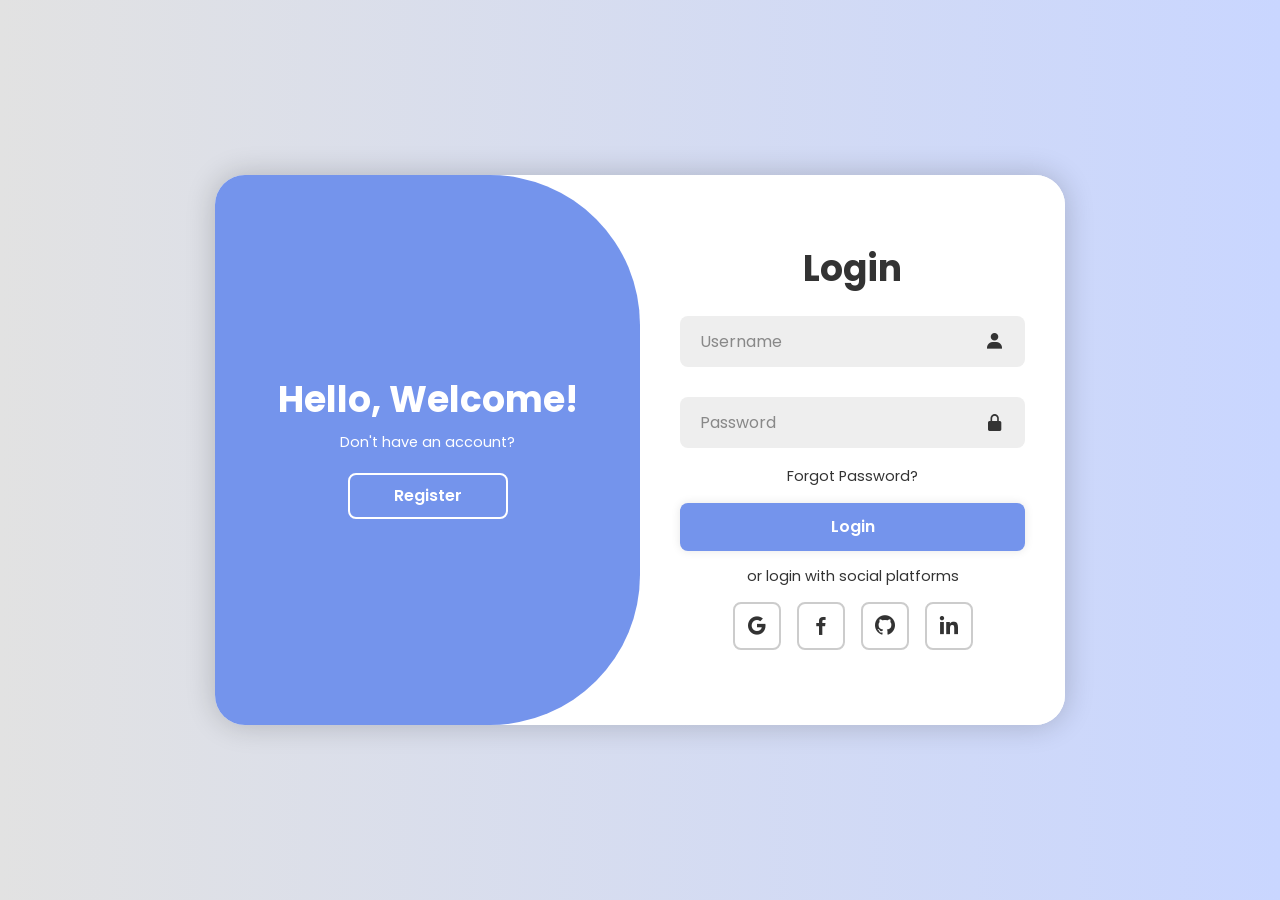
<file: index.html>
<!DOCTYPE html>
<html lang="vi">
<head>
    <meta charset="UTF-8">
    <meta name="viewport" content="width=device-width, initial-scale=1.0">
    <title>Login/Signup Form</title>
    
    <link href='https://unpkg.com/boxicons@2.1.4/css/boxicons.min.css' rel='stylesheet'>

    <style>
        @import url('https://fonts.googleapis.com/css2?family=Poppins:ital,wght@0,100;0,200;0,300;0,400;0,500;0,600;0,700;0,800;0,900;1,100;1,200;1,300;1,400;1,500;1,600;1,700;1,800;1,900&display=swap');

        *{
            margin: 0;
            padding: 0;
            box-sizing: border-box;
            font-family: "Poppins", sans-serif;
            text-decoration: none;
            list-style: none;
        }

        body{
            display: flex;
            justify-content: center;
            align-items: center;
            min-height: 100vh;
            background: linear-gradient(90deg, #e2e2e2, #c9d6ff);
        }

        .container{
            position: relative;
            width: 850px;
            height: 550px;
            background: #fff;
            margin: 20px;
            border-radius: 30px;
            box-shadow: 0 0 30px rgba(0, 0, 0, .2);
            overflow: hidden;
        }

            .container h1{
                font-size: 36px;
                margin: -10px 0;
            }

            .container p{
                font-size: 14.5px;
                margin: 15px 0;
            }

        form{ width: 100%; }

        .form-box{
            position: absolute;
            right: 0;
            width: 50%;
            height: 100%;
            background: #fff;
            display: flex;
            align-items: center;
            color: #333;
            text-align: center;
            padding: 40px;
            z-index: 1;
            transition: .6s ease-in-out 1.2s, visibility 0s 1s;
        }

            .container.active .form-box{ right: 50%; }

            .form-box.register{ visibility: hidden; }
                .container.active .form-box.register{ visibility: visible; }

        .input-box{
            position: relative;
            margin: 30px 0;
        }

            .input-box input{
                width: 100%;
                padding: 13px 50px 13px 20px;
                background: #eee;
                border-radius: 8px;
                border: none;
                outline: none;
                font-size: 16px;
                color: #333;
                font-weight: 500;
            }

                .input-box input::placeholder{
                    color: #888;
                    font-weight: 400;
                }
            
            .input-box i{
                position: absolute;
                right: 20px;
                top: 50%;
                transform: translateY(-50%);
                font-size: 20px;
            }

        .forgot-link{ margin: -15px 0 15px; }
            .forgot-link a{
                font-size: 14.5px;
                color: #333;
            }

        .btn{
            width: 100%;
            height: 48px;
            background: #7494ec;
            border-radius: 8px;
            box-shadow: 0 0 10px rgba(0, 0, 0, .1);
            border: none;
            cursor: pointer;
            font-size: 16px;
            color: #fff;
            font-weight: 600;
        }

        .social-icons{
            display: flex;
            justify-content: center;
        }

            .social-icons a{
                display: inline-flex;
                padding: 10px;
                border: 2px solid #ccc;
                border-radius: 8px;
                font-size: 24px;
                color: #333;
                margin: 0 8px;
            }

        .toggle-box{
            position: absolute;
            width: 100%;
            height: 100%;
        }

            .toggle-box::before{
                content: '';
                position: absolute;
                left: -250%;
                width: 300%;
                height: 100%;
                background: #7494ec;
                border-radius: 150px;
                z-index: 2;
                transition: 1.8s ease-in-out;
            }

                .container.active .toggle-box::before{ left: 50%; }

        .toggle-panel{
            position: absolute;
            width: 50%;
            height: 100%;
            color: #fff;
            display: flex;
            flex-direction: column;
            justify-content: center;
            align-items: center;
            z-index: 2;
            transition: .6s ease-in-out;
        }

            .toggle-panel.toggle-left{ 
                left: 0;
                transition-delay: 1.2s; 
            }
                .container.active .toggle-panel.toggle-left{
                    left: -50%;
                    transition-delay: .6s;
                }

            .toggle-panel.toggle-right{ 
                right: -50%;
                transition-delay: .6s;
            }
                .container.active .toggle-panel.toggle-right{
                    right: 0;
                    transition-delay: 1.2s;
                }

            .toggle-panel p{ margin-bottom: 20px; }

            .toggle-panel .btn{
                width: 160px;
                height: 46px;
                background: transparent;
                border: 2px solid #fff;
                box-shadow: none;
            }

        @media screen and (max-width: 650px){
            .container{ height: calc(100vh - 40px); }

            .form-box{
                bottom: 0;
                width: 100%;
                height: 70%;
            }

                .container.active .form-box{
                    right: 0;
                    bottom: 30%;
                }

            .toggle-box::before{
                left: 0;
                top: -270%;
                width: 100%;
                height: 300%;
                border-radius: 20vw;
            }

                .container.active .toggle-box::before{
                    left: 0;
                    top: 70%;
                }

                .container.active .toggle-panel.toggle-left{
                    left: 0;
                    top: -30%;
                }

            .toggle-panel{ 
                width: 100%;
                height: 30%;
            }
                .toggle-panel.toggle-left{ top: 0; }
                .toggle-panel.toggle-right{
                    right: 0;
                    bottom: -30%;
                }

                    .container.active .toggle-panel.toggle-right{ bottom: 0; }
        }

        @media screen and (max-width: 400px){
            .form-box { padding: 20px; }

            .toggle-panel h1{font-size: 30px; }
        }
    </style>
</head>
<body>

    <div class="container">
        <div class="form-box login">
            <form action="#">
                <h1>Login</h1>
                <div class="input-box">
                    <input type="text" placeholder="Username" required>
                    <i class='bx bxs-user'></i>
                </div>
                <div class="input-box">
                    <input type="password" placeholder="Password" required>
                    <i class='bx bxs-lock-alt' ></i>
                </div>
                <div class="forgot-link">
                    <a href="#">Forgot Password?</a>
                </div>
                <button type="submit" class="btn">Login</button>
                <p>or login with social platforms</p>
                <div class="social-icons">
                    <a href="#"><i class='bx bxl-google' ></i></a>
                    <a href="#"><i class='bx bxl-facebook' ></i></a>
                    <a href="#"><i class='bx bxl-github' ></i></a>
                    <a href="#"><i class='bx bxl-linkedin' ></i></a>
                </div>
            </form>
        </div>

        <div class="form-box register">
            <form action="#">
                <h1>Registration</h1>
                <div class="input-box">
                    <input type="text" placeholder="Username" required>
                    <i class='bx bxs-user'></i>
                </div>
                <div class="input-box">
                    <input type="email" placeholder="Email" required>
                    <i class='bx bxs-envelope' ></i>
                </div>
                <div class="input-box">
                    <input type="password" placeholder="Password" required>
                    <i class='bx bxs-lock-alt' ></i>
                </div>
                <button type="submit" class="btn">Register</button>
                <p>or register with social platforms</p>
                <div class="social-icons">
                    <a href="#"><i class='bx bxl-google' ></i></a>
                    <a href="#"><i class='bx bxl-facebook' ></i></a>
                    <a href="#"><i class='bx bxl-github' ></i></a>
                    <a href="#"><i class='bx bxl-linkedin' ></i></a>
                </div>
            </form>
        </div>

        <div class="toggle-box">
            <div class="toggle-panel toggle-left">
                <h1>Hello, Welcome!</h1>
                <p>Don't have an account?</p>
                <button class="btn register-btn">Register</button>
            </div>

            <div class="toggle-panel toggle-right">
                <h1>Welcome Back!</h1>
                <p>Already have an account?</p>
                <button class="btn login-btn">Login</button>
            </div>
        </div>
    </div>

    <script>
        const container = document.querySelector('.container');
        const registerBtn = document.querySelector('.register-btn');
        const loginBtn = document.querySelector('.login-btn');

        registerBtn.addEventListener('click', () => {
            container.classList.add('active');
        });

        loginBtn.addEventListener('click', () => {
            container.classList.remove('active');
        });
    </script>
</body>
</html>
</file>
<file: SignUp_LogIn_Form.css>
@import url('https://fonts.googleapis.com/css2?family=Poppins:ital,wght@0,100;0,200;0,300;0,400;0,500;0,600;0,700;0,800;0,900;1,100;1,200;1,300;1,400;1,500;1,600;1,700;1,800;1,900&display=swap');

*{
    margin: 0;
    padding: 0;
    box-sizing: border-box;
    font-family: "Poppins", sans-serif;
    text-decoration: none;
    list-style: none;
}

body{
    display: flex;
    justify-content: center;
    align-items: center;
    min-height: 100vh;
    background: linear-gradient(90deg, #e2e2e2, #c9d6ff);
}

.container{
    position: relative;
    width: 850px;
    height: 550px;
    background: #fff;
    margin: 20px;
    border-radius: 30px;
    box-shadow: 0 0 30px rgba(0, 0, 0, .2);
    overflow: hidden;
}

    .container h1{
        font-size: 36px;
        margin: -10px 0;
    }

    .container p{
        font-size: 14.5px;
        margin: 15px 0;
    }

form{ width: 100%; }

.form-box{
    position: absolute;
    right: 0;
    width: 50%;
    height: 100%;
    background: #fff;
    display: flex;
    align-items: center;
    color: #333;
    text-align: center;
    padding: 40px;
    z-index: 1;
    transition: .6s ease-in-out 1.2s, visibility 0s 1s;
}

    .container.active .form-box{ right: 50%; }

    .form-box.register{ visibility: hidden; }
        .container.active .form-box.register{ visibility: visible; }

.input-box{
    position: relative;
    margin: 30px 0;
}

    .input-box input{
        width: 100%;
        padding: 13px 50px 13px 20px;
        background: #eee;
        border-radius: 8px;
        border: none;
        outline: none;
        font-size: 16px;
        color: #333;
        font-weight: 500;
    }

        .input-box input::placeholder{
            color: #888;
            font-weight: 400;
        }
    
    .input-box i{
        position: absolute;
        right: 20px;
        top: 50%;
        transform: translateY(-50%);
        font-size: 20px;
    }

.forgot-link{ margin: -15px 0 15px; }
    .forgot-link a{
        font-size: 14.5px;
        color: #333;
    }

.btn{
    width: 100%;
    height: 48px;
    background: #7494ec;
    border-radius: 8px;
    box-shadow: 0 0 10px rgba(0, 0, 0, .1);
    border: none;
    cursor: pointer;
    font-size: 16px;
    color: #fff;
    font-weight: 600;
}

.social-icons{
    display: flex;
    justify-content: center;
}

    .social-icons a{
        display: inline-flex;
        padding: 10px;
        border: 2px solid #ccc;
        border-radius: 8px;
        font-size: 24px;
        color: #333;
        margin: 0 8px;
    }

.toggle-box{
    position: absolute;
    width: 100%;
    height: 100%;
}

    .toggle-box::before{
        content: '';
        position: absolute;
        left: -250%;
        width: 300%;
        height: 100%;
        background: #7494ec;
        /* border: 2px solid red; */
        border-radius: 150px;
        z-index: 2;
        transition: 1.8s ease-in-out;
    }

        .container.active .toggle-box::before{ left: 50%; }

.toggle-panel{
    position: absolute;
    width: 50%;
    height: 100%;
    /* background: seagreen; */
    color: #fff;
    display: flex;
    flex-direction: column;
    justify-content: center;
    align-items: center;
    z-index: 2;
    transition: .6s ease-in-out;
}

    .toggle-panel.toggle-left{ 
        left: 0;
        transition-delay: 1.2s; 
    }
        .container.active .toggle-panel.toggle-left{
            left: -50%;
            transition-delay: .6s;
        }

    .toggle-panel.toggle-right{ 
        right: -50%;
        transition-delay: .6s;
    }
        .container.active .toggle-panel.toggle-right{
            right: 0;
            transition-delay: 1.2s;
        }

    .toggle-panel p{ margin-bottom: 20px; }

    .toggle-panel .btn{
        width: 160px;
        height: 46px;
        background: transparent;
        border: 2px solid #fff;
        box-shadow: none;
    }

@media screen and (max-width: 650px){
    .container{ height: calc(100vh - 40px); }

    .form-box{
        bottom: 0;
        width: 100%;
        height: 70%;
    }

        .container.active .form-box{
            right: 0;
            bottom: 30%;
        }

    .toggle-box::before{
        left: 0;
        top: -270%;
        width: 100%;
        height: 300%;
        border-radius: 20vw;
    }

        .container.active .toggle-box::before{
            left: 0;
            top: 70%;
        }

        .container.active .toggle-panel.toggle-left{
            left: 0;
            top: -30%;
        }

    .toggle-panel{ 
        width: 100%;
        height: 30%;
    }
        .toggle-panel.toggle-left{ top: 0; }
        .toggle-panel.toggle-right{
            right: 0;
            bottom: -30%;
        }

            .container.active .toggle-panel.toggle-right{ bottom: 0; }
}

@media screen and (max-width: 400px){
    .form-box { padding: 20px; }

    .toggle-panel h1{font-size: 30px; }
}
</file>
